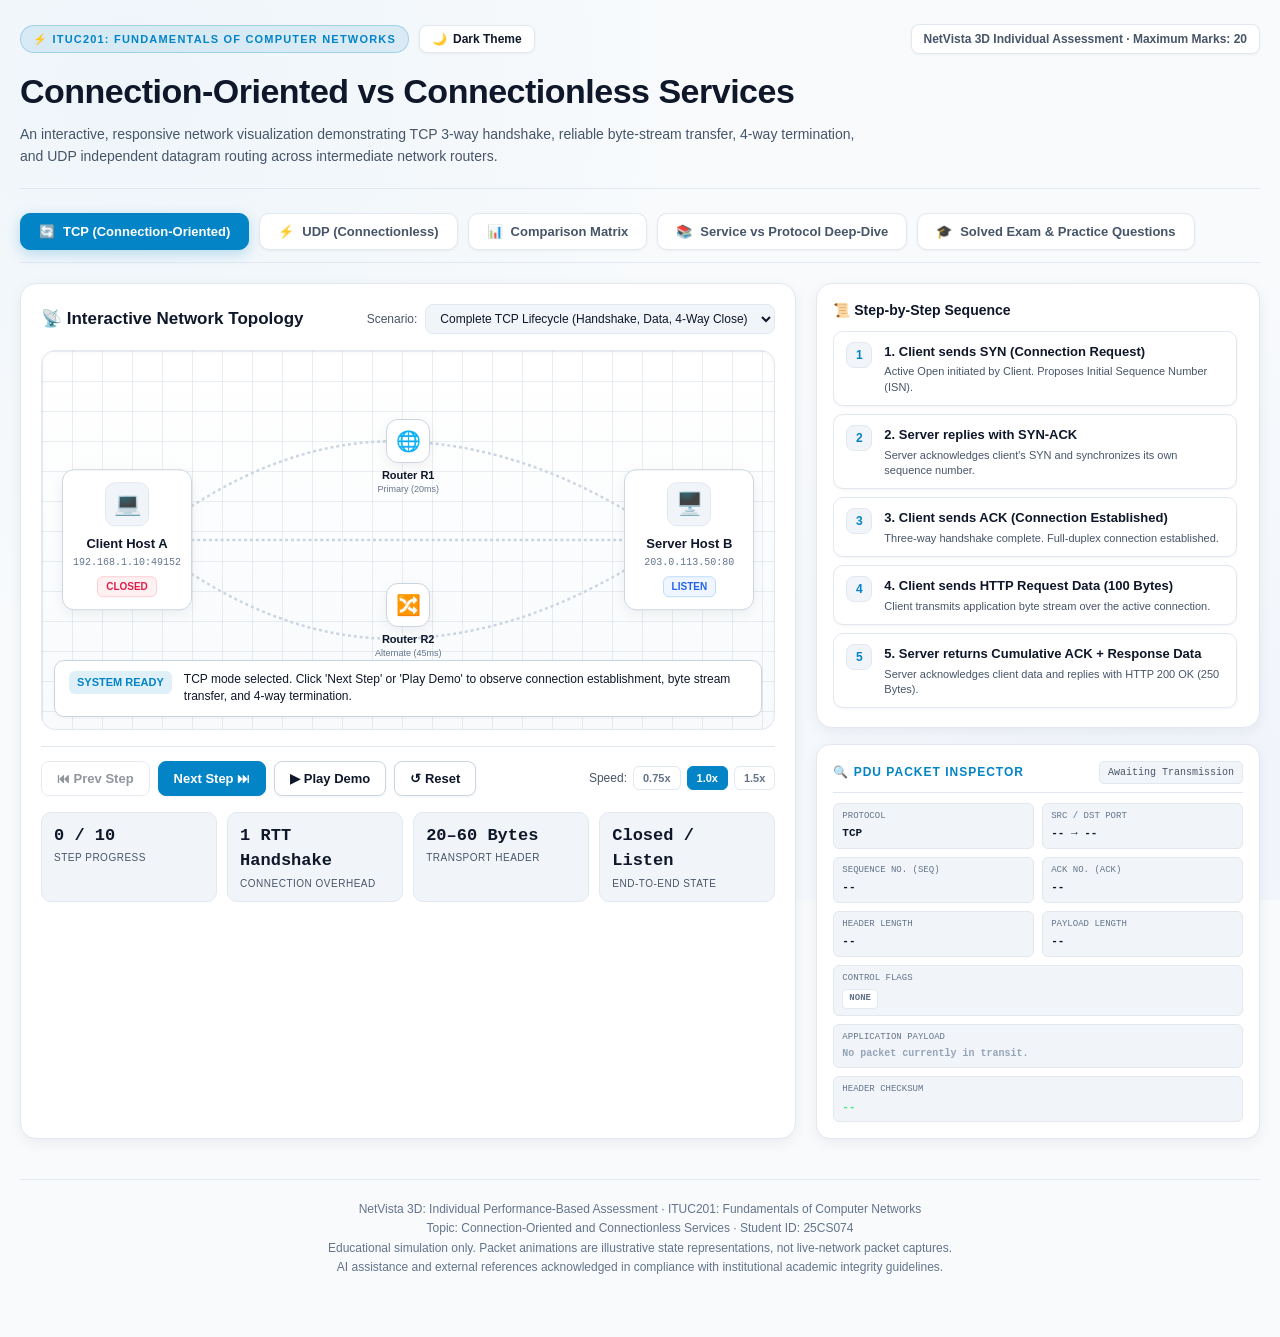
<file: index.html>
<!DOCTYPE html>
<html lang="en">
<head>
  <meta charset="UTF-8" />
  <meta name="viewport" content="width=device-width, initial-scale=1.0" />
  <title>NetVista 3D | Connection-Oriented vs Connectionless Services</title>
  <link rel="stylesheet" href="style.css" />
</head>
<body>
  <div class="container">
    <!-- Academic Header -->
    <header>
      <div class="header-top">
        <div class="header-badge-group">
          <div class="academic-badge">
            <span>⚡ ITUC201: FUNDAMENTALS OF COMPUTER NETWORKS</span>
          </div>
          <button id="themeToggleBtn" class="theme-toggle-btn" title="Toggle Light/Dark Theme">
            <span id="themeIcon">🌙</span> <span id="themeLabel">Dark Theme</span>
          </button>
        </div>
        <div class="assessment-tag">
          NetVista 3D Individual Assessment · Maximum Marks: 20
        </div>
      </div>
      <h1>Connection-Oriented vs Connectionless Services</h1>
      <p class="subtitle">
        An interactive, responsive network visualization demonstrating TCP 3-way handshake, reliable byte-stream transfer, 4-way termination, and UDP independent datagram routing across intermediate network routers.
      </p>
    </header>

    <!-- Top Navigation Tabs -->
    <nav class="tabs-nav" role="tablist">
      <button id="tabSimTcp" class="nav-tab active" role="tab" aria-selected="true">
        <span>🔄</span> TCP (Connection-Oriented)
      </button>
      <button id="tabSimUdp" class="nav-tab" role="tab" aria-selected="false">
        <span>⚡</span> UDP (Connectionless)
      </button>
      <button id="tabComparison" class="nav-tab" role="tab" aria-selected="false">
        <span>📊</span> Comparison Matrix
      </button>
      <button id="tabTheory" class="nav-tab" role="tab" aria-selected="false">
        <span>📚</span> Service vs Protocol Deep-Dive
      </button>
      <button id="tabExam" class="nav-tab" role="tab" aria-selected="false">
        <span>🎓</span> Solved Exam & Practice Questions
      </button>
    </nav>

    <!-- TAB 1 & 2: Interactive Simulation Panel -->
    <div id="panelSim" class="tab-content-panel active">
      <div class="dashboard-grid">
        <!-- Left: Canvas Scene & Controls -->
        <main class="panel-card">
          <div class="panel-title-bar">
            <div class="panel-title">
              <span>📡 Interactive Network Topology</span>
            </div>
            <div class="scenario-selector-wrap">
              <label for="scenarioSelect">Scenario:</label>
              <select id="scenarioSelect" class="scenario-select"></select>
            </div>
          </div>

          <!-- Network Canvas -->
          <div class="network-canvas-scene" id="networkCanvas">
            <div class="canvas-grid-bg"></div>

            <!-- SVG Link Overlay -->
            <svg class="network-links-svg" viewBox="0 0 1000 380" preserveAspectRatio="none">
              <!-- Path via Router 1 (top): Sender (140, 190) -> R1 (500, 91) -> Receiver (860, 190) -->
              <path id="linkR1" class="link-line" d="M 140 190 Q 320 85 500 91 T 860 190" />
              <!-- Path via Router 2 (bottom): Sender (140, 190) -> R2 (500, 289) -> Receiver (860, 190) -->
              <path id="linkR2" class="link-line" d="M 140 190 Q 320 295 500 289 T 860 190" />
              <!-- Logical Virtual Connection (direct horizontal line for TCP established state) -->
              <line id="linkVirtual" class="link-line" x1="140" y1="190" x2="860" y2="190" />
            </svg>

            <!-- Sender Node (Host A) -->
            <div class="network-node sender-node">
              <div class="node-icon-box">💻</div>
              <div class="node-name">Client Host A</div>
              <div class="node-ip">192.168.1.10:49152</div>
              <div id="senderSocketState" class="node-socket-state state-closed">CLOSED</div>
            </div>

            <!-- Core Router 1 (Fast Link) -->
            <div class="router-node router-1">
              <div class="router-icon-box">🌐</div>
              <div class="router-name">Router R1</div>
              <div class="router-detail">Primary (20ms)</div>
            </div>

            <!-- Auxiliary Router 2 (Alternate Link) -->
            <div class="router-node router-2">
              <div class="router-icon-box">🔀</div>
              <div class="router-name">Router R2</div>
              <div class="router-detail">Alternate (45ms)</div>
            </div>

            <!-- Receiver Node (Host B) -->
            <div class="network-node receiver-node">
              <div class="node-icon-box">🖥️</div>
              <div class="node-name">Server Host B</div>
              <div class="node-ip">203.0.113.50:80</div>
              <div id="receiverSocketState" class="node-socket-state state-listen">LISTEN</div>
            </div>

            <!-- Moving Packet Animation Layer -->
            <div id="packetAnimLayer" class="packet-anim-layer"></div>

            <!-- Live Status Callout inside canvas -->
            <div class="scene-live-banner">
              <span id="bannerBadge" class="banner-badge">INITIALIZING</span>
              <div id="bannerDesc" class="banner-desc">Ready to start.</div>
            </div>
          </div>

          <!-- Controls Bar -->
          <div class="controls-bar">
            <div class="playback-buttons">
              <button id="btnPrev" class="btn" title="Go to previous step (Left Arrow)">⏮ Prev Step</button>
              <button id="btnNext" class="btn btn-primary" title="Go to next step (Right Arrow)">Next Step ⏭</button>
              <button id="btnPlay" class="btn" title="Toggle automatic animation (Space)">▶ Play Demo</button>
              <button id="btnReset" class="btn" title="Reset simulation (R)">↺ Reset</button>
            </div>

            <div class="speed-control-group">
              <span>Speed:</span>
              <button class="speed-btn" data-speed="0.75">0.75x</button>
              <button class="speed-btn active" data-speed="1.0">1.0x</button>
              <button class="speed-btn" data-speed="1.5">1.5x</button>
            </div>
          </div>

          <!-- Real-Time Metrics Strip -->
          <div class="metrics-strip">
            <div class="metric-box">
              <div id="metricStep" class="metric-val">0 / 0</div>
              <div class="metric-lbl">Step Progress</div>
            </div>
            <div class="metric-box">
              <div id="metricDelay" class="metric-val">1 RTT</div>
              <div class="metric-lbl">Connection Overhead</div>
            </div>
            <div class="metric-box">
              <div id="metricHeader" class="metric-val">20–60 B</div>
              <div class="metric-lbl">Transport Header</div>
            </div>
            <div class="metric-box">
              <div id="metricState" class="metric-val">Closed</div>
              <div class="metric-lbl">End-to-End State</div>
            </div>
          </div>
        </main>

        <!-- Right: Clickable Timeline & Packet Inspector -->
        <aside class="side-stack">
          <!-- Step Timeline -->
          <div class="panel-card" style="padding: 16px;">
            <div class="panel-title" style="font-size: 14px; margin-bottom: 10px;">
              <span>📜 Step-by-Step Sequence</span>
            </div>
            <div id="stepTimeline" class="step-timeline-container"></div>
          </div>

          <!-- Packet Inspector -->
          <div class="packet-inspector-box">
            <div class="inspector-header">
              <div class="inspector-title">🔍 PDU Packet Inspector</div>
              <div id="inspPduType" class="pdu-badge">Segment</div>
            </div>
            <div class="inspector-grid">
              <div class="field-cell">
                <div class="field-lbl">Protocol</div>
                <div id="inspProtocol" class="field-val">TCP</div>
              </div>
              <div class="field-cell">
                <div class="field-lbl">Src / Dst Port</div>
                <div class="field-val"><span id="inspSrcPort">--</span> → <span id="inspDstPort">--</span></div>
              </div>
              <div class="field-cell">
                <div class="field-lbl">Sequence No. (Seq)</div>
                <div id="inspSeq" class="field-val">--</div>
              </div>
              <div class="field-cell">
                <div class="field-lbl">Ack No. (Ack)</div>
                <div id="inspAck" class="field-val">--</div>
              </div>
              <div class="field-cell">
                <div class="field-lbl">Header Length</div>
                <div id="inspHdrLen" class="field-val">--</div>
              </div>
              <div class="field-cell">
                <div class="field-lbl">Payload Length</div>
                <div id="inspPayloadLen" class="field-val">--</div>
              </div>
              <div class="field-cell field-flags">
                <div class="field-lbl">Control Flags</div>
                <div id="inspFlagsList" class="flags-tag-list"></div>
              </div>
              <div class="field-cell field-flags">
                <div class="field-lbl">Application Payload</div>
                <div id="inspPayload" class="field-val" style="font-size: 10px; color: #94a3b8;">--</div>
              </div>
              <div class="field-cell field-flags">
                <div class="field-lbl">Header Checksum</div>
                <div id="inspChecksum" class="field-val" style="color: #38ef7d;">--</div>
              </div>
            </div>
          </div>
        </aside>
      </div>
    </div>

    <!-- TAB 3: Comparison Matrix -->
    <div id="panelComparison" class="tab-content-panel">
      <section class="panel-card">
        <div class="panel-title-bar">
          <div class="panel-title">
            <span>📊 Comprehensive Technical Comparison: Connection-Oriented vs Connectionless Services</span>
          </div>
        </div>
        <p style="color: var(--text-muted); font-size: 13px; margin-bottom: 12px;">
          This matrix synthesizes core differences between connection-oriented (e.g., TCP) and connectionless (e.g., UDP) services across 10 essential networking dimensions.
        </p>

        <div class="comparison-table-wrap">
          <table class="netvista-table">
            <thead>
              <tr>
                <th style="width: 18%;">Dimension / Metric</th>
                <th style="width: 41%;">Connection-Oriented Service (e.g., TCP)</th>
                <th style="width: 41%;">Connectionless Service (e.g., UDP)</th>
              </tr>
            </thead>
            <tbody>
              <tr>
                <td><strong>1. Operational Paradigm</strong></td>
                <td>Three distinct sequential phases: <strong>Connection Establishment</strong>, <strong>Data Transfer</strong>, and <strong>Connection Release</strong>.</td>
                <td>Single-phase operation: Each datagram is transmitted independently without prior negotiation or session state.</td>
              </tr>
              <tr>
                <td><strong>2. Handshake & Overhead</strong></td>
                <td>Requires a <strong>3-Way Handshake</strong> (SYN → SYN-ACK → ACK) incurring at least 1 Round-Trip Time (RTT) initial latency.</td>
                <td><strong>0 RTT setup latency</strong>. Data can be transmitted immediately upon application request.</td>
              </tr>
              <tr>
                <td><strong>3. Delivery Guarantee</strong></td>
                <td><strong>Reliable Delivery:</strong> Positive acknowledgements (ACK), automatic retransmission (ARQ), duplicate filtering, and checksum integrity.</td>
                <td><strong>Best-Effort Delivery:</strong> Unreliable; packets may be lost, duplicated, or delayed without transport-layer notification.</td>
              </tr>
              <tr>
                <td><strong>4. Packet Ordering</strong></td>
                <td><strong>Strictly Ordered:</strong> Sequence numbers ensure segments are reassembled and delivered to the application in the exact order transmitted.</td>
                <td><strong>Unordered:</strong> Datagrams may follow diverse physical routes and arrive at the destination out of order.</td>
              </tr>
              <tr>
                <td><strong>5. Flow & Congestion Control</strong></td>
                <td>Features dynamic sliding-window <strong>flow control</strong> (advertised window <code>rwnd</code>) and <strong>congestion control</strong> (slow start, congestion avoidance, <code>cwnd</code>).</td>
                <td><strong>No built-in flow or congestion control</strong>. Sender transmits at application rate, irrespective of network or receiver capacity.</td>
              </tr>
              <tr>
                <td><strong>6. Transport Header Size</strong></td>
                <td><strong>20 to 60 bytes</strong> (20 bytes baseline header + optional fields such as MSS, Window Scale, Timestamps, SACK).</td>
                <td><strong>8 bytes fixed</strong> (Source Port [16b], Destination Port [16b], Length [16b], Checksum [16b]). Minimal overhead.</td>
              </tr>
              <tr>
                <td><strong>7. State Maintenance</strong></td>
                <td><strong>Stateful:</strong> Both endpoints maintain Transmission Control Blocks (TCBs) tracking sequence numbers, timers, buffers, and socket states.</td>
                <td><strong>Stateless:</strong> Neither endpoints nor intermediate routers maintain persistent session state for datagram flows.</td>
              </tr>
              <tr>
                <td><strong>8. Packet Loss Handling</strong></td>
                <td>Sender starts Retransmission Timeout (RTO) or triggers Fast Retransmit on 3 duplicate ACKs. Loss is completely repaired.</td>
                <td>Transport layer takes <strong>no action</strong> upon packet drop. Any recovery logic must be implemented in the application layer.</td>
              </tr>
              <tr>
                <td><strong>9. Transmission Character</strong></td>
                <td><strong>Continuous Byte Stream:</strong> Treats data as an unstructured stream of bytes; message boundaries are not preserved across segments.</td>
                <td><strong>Discrete Datagrams:</strong> Preserves discrete message boundaries (atomic packet boundaries intact).</td>
              </tr>
              <tr>
                <td><strong>10. Canonical Applications</strong></td>
                <td>Web browsing (HTTP/HTTPS), File Transfer (FTP/SFTP), Secure Shell (SSH), Remote Desktop (RDP), Email (SMTP/IMAP).</td>
                <td>DNS resolution, Live Audio/Video Streaming (VoIP, RTP, Zoom), Real-Time Online Gaming, DHCP, SNMP.</td>
              </tr>
            </tbody>
          </table>
        </div>
      </section>
    </div>

    <!-- TAB 4: Theory Deep-Dive -->
    <div id="panelTheory" class="tab-content-panel">
      <section class="panel-card">
        <div class="panel-title-bar">
          <div class="panel-title">
            <span>📚 Essential Theory: Service vs Protocol Distinction</span>
          </div>
        </div>
        <p style="color: var(--text-muted); font-size: 13px; line-height: 1.6;">
          One of the foundational concepts evaluated in ITUC201 is the rigorous distinction between an abstract <em>Service</em> and a concrete <em>Protocol</em>. In networked architectures, confusing these two leads to conceptual errors in university examinations.
        </p>

        <div class="concept-grid">
          <div class="concept-card">
            <h3><span>🔲</span> The Concept of a Service</h3>
            <p>
              A <strong>Service</strong> is an abstract set of operations and capabilities that an underlying layer provides to the adjacent upper layer (e.g., what the Transport Layer offers to the Application Layer).
            </p>
            <ul>
              <li><strong>Interface Direction:</strong> Vertical boundary between adjacent layers within the same host.</li>
              <li><strong>Definition:</strong> Specifies <em>what</em> capabilities are provided, not <em>how</em> they are implemented.</li>
              <li><strong>Primitives:</strong> Formal service primitives specify operations: <code>LISTEN</code>, <code>CONNECT</code>, <code>SEND</code>, <code>RECEIVE</code>, <code>DISCONNECT</code>.</li>
              <li><strong>Implementation Invariance:</strong> An application requests a reliable connection-oriented service regardless of whether the physical link is optical fibre, Ethernet, or Wi-Fi.</li>
            </ul>
          </div>

          <div class="concept-card">
            <h3><span>🔗</span> The Concept of a Protocol</h3>
            <p>
              A <strong>Protocol</strong> is a concrete set of formal syntax, semantic rules, and timing conventions governing communication between two peer entities across a network.
            </p>
            <ul>
              <li><strong>Interface Direction:</strong> Horizontal exchange between peer layers on different machines.</li>
              <li><strong>Definition:</strong> Specifies <em>how</em> the service is implemented via packet formats, bit fields, state machines, and timers.</li>
              <li><strong>Examples:</strong> TCP (RFC 793 / RFC 9293) and UDP (RFC 768) are protocols implementing connection-oriented and connectionless services, respectively.</li>
              <li><strong>Peer Exchange:</strong> Protocols exchange Protocol Data Units (PDUs)—Segments in TCP, Datagrams in UDP, and Packets in IP.</li>
            </ul>
          </div>

          <div class="concept-card">
            <h3><span>⚙️</span> The 3 Phases of Connection-Oriented Service</h3>
            <p>
              Every connection-oriented service follows a deterministic three-phase lifecycle:
            </p>
            <ul>
              <li><strong>Phase 1: Connection Setup</strong> — Parameters, buffer allocations, and Initial Sequence Numbers (ISNs) are agreed upon via a three-way handshake.</li>
              <li><strong>Phase 2: Data Transfer</strong> — Bidirectional data stream flows with sequence number tracking, flow control, and error correction.</li>
              <li><strong>Phase 3: Connection Release</strong> — Resources are released in an orderly manner (using a symmetric 4-way termination with <code>TIME_WAIT</code> state).</li>
            </ul>
          </div>

          <div class="concept-card">
            <h3><span>🚀</span> The Datagram Model of Connectionless Service</h3>
            <p>
              In a connectionless service, the network operates analogously to a postal letter system:
            </p>
            <ul>
              <li><strong>Autonomous Addressing:</strong> Every packet contains the full source and destination IP/port addresses.</li>
              <li><strong>Independent Routing:</strong> Routers make dynamic forwarding decisions per packet; packets can travel across different physical routes.</li>
              <li><strong>Zero State:</strong> Routers hold no per-flow state, making connectionless communication resilient to intermediate node crashes.</li>
              <li><strong>Low Latency:</strong> Immediate transmission with zero round-trip handshake penalty.</li>
            </ul>
          </div>
        </div>
      </section>
    </div>

    <!-- TAB 5: Solved Exam Questions -->
    <div id="panelExam" class="tab-content-panel">
      <!-- Solved Question 1 -->
      <article class="exam-qa-box">
        <div class="question-header">
          <div class="question-title">Exam Question 1: Fully Solved University Examination Problem</div>
          <div class="question-meta">[ITUC201 University Final Examination Standard · 10 Marks]</div>
        </div>

        <div class="question-prompt">
          <strong>Question:</strong><br>
          A client host (Host A) establishes a connection-oriented TCP connection with a web server (Host B) to download a 100-byte web page, and subsequently terminates the connection gracefully.<br>
          (a) Trace the complete sequence of TCP segments exchanged from setup to teardown, specifying the Sequence Number (Seq), Acknowledgment Number (Ack), and active TCP Flags for every segment, given that Host A selects Initial Sequence Number (ISN) = 100 and Host B selects ISN = 300. Assume the HTTP request is 40 bytes and the HTTP response is 100 bytes.<br>
          (b) Justify why TCP requires a 3-way handshake rather than a 2-way handshake.<br>
          (c) Distinguish between connection-oriented and connectionless services with respect to packet routing, state information, and header overhead.
        </div>

        <div class="answer-section">
          <h4>(a) Step-by-Step Segment Exchange Trace (Worked Solution)</h4>
          <p>
            In TCP, the SYN and FIN control flags consume exactly 1 sequence number each (phantom byte), while pure ACK segments carrying no data consume 0 sequence numbers. Application data bytes increment the sequence number by the byte count.
          </p>

          <div class="code-calc-box">
PHASE 1: CONNECTION ESTABLISHMENT (3-Way Handshake)
  Segment 1 [A -> B]: SYN=1, ACK=0 | Seq = 100, Ack = 0   (Client ISN = 100, consumes 1 seq)
  Segment 2 [B -> A]: SYN=1, ACK=1 | Seq = 300, Ack = 101 (Server ISN = 300, Ack = 100 + 1)
  Segment 3 [A -> B]: SYN=0, ACK=1 | Seq = 101, Ack = 301 (Handshake ACK, Seq = 101, Ack = 300 + 1)
  --> Connection State: Both Host A and Host B enter ESTABLISHED state.

PHASE 2: DATA TRANSFER (Bidirectional Exchange)
  Segment 4 [A -> B]: ACK=1, PSH=1 | Seq = 101, Ack = 301, Data = 40 Bytes (HTTP Request)
                      Bytes transmitted: 101 to 140.
  Segment 5 [B -> A]: ACK=1, PSH=1 | Seq = 301, Ack = 141, Data = 100 Bytes (HTTP Response)
                      Server confirms bytes up to 140 (Ack = 141). Transmits bytes 301 to 400.
  Segment 6 [A -> B]: ACK=1, PSH=0 | Seq = 141, Ack = 401, Data = 0 Bytes
                      Client acknowledges all 100 bytes of response (Ack = 301 + 100 = 401).

PHASE 3: CONNECTION RELEASE (4-Way Termination)
  Segment 7 [A -> B]: FIN=1, ACK=1 | Seq = 141, Ack = 401 (Host A Active Close, consumes 1 seq)
                      Host A enters FIN_WAIT_1.
  Segment 8 [B -> A]: ACK=1        | Seq = 401, Ack = 142 (Host B acknowledges FIN: 141 + 1 = 142)
                      Host B enters CLOSE_WAIT; Host A enters FIN_WAIT_2.
  Segment 9 [B -> A]: FIN=1, ACK=1 | Seq = 401, Ack = 142 (Host B initiates its own close)
                      Host B enters LAST_ACK.
  Segment 10 [A -> B]: ACK=1       | Seq = 142, Ack = 402 (Host A acknowledges FIN: 401 + 1 = 402)
                      Host A enters TIME_WAIT (2 MSL); Host B enters CLOSED.
          </div>

          <h4>(b) Justification for 3-Way Handshake vs 2-Way Handshake</h4>
          <p>
            A 2-way handshake is insufficient in an unreliable packet-switched network where duplicate or delayed packets can exist. Consider the following failure scenario:
          </p>
          <ul style="padding-left: 20px; line-height: 1.6; margin: 6px 0 10px;">
            <li>If Host A sends a SYN that is delayed in transit, Host A may time out and abandon the attempt.</li>
            <li>If that old, duplicate SYN eventually arrives at Host B hours later, under a 2-way handshake, Host B would immediately allocate server buffers and enter <code>ESTABLISHED</code> state upon transmitting its response.</li>
            <li>Host A, receiving the unexpected response, simply ignores it. Host B is left holding a half-open connection with leaked system memory.</li>
            <li>The <strong>3-way handshake prevents phantom connections</strong>: Host B is only committed once Host A confirms receipt via the third segment (ACK), verifying that the request is fresh and active.</li>
          </ul>

          <h4>(c) Technical Comparison Table (Routing, State, Overhead)</h4>
          <table class="netvista-table" style="margin-top: 8px;">
            <thead>
              <tr>
                <th>Criteria</th>
                <th>Connection-Oriented Service (TCP)</th>
                <th>Connectionless Service (UDP)</th>
              </tr>
            </thead>
            <tbody>
              <tr>
                <td><strong>Packet Routing</strong></td>
                <td>Segments belong to a single logical session; in virtual circuits they follow a predetermined path, in TCP/IP they travel through routers with end-to-end sequencing.</td>
                <td>Every datagram is routed completely independently. Successive packets may take entirely different physical routes and arrive out of order.</td>
              </tr>
              <tr>
                <td><strong>State Information</strong></td>
                <td>Both endpoints maintain stateful Transmission Control Blocks (TCB) tracking sequence numbers, sliding windows, timers, and socket states.</td>
                <td>Stateless. Neither end system nor intermediate routers maintain ongoing session records.</td>
              </tr>
              <tr>
                <td><strong>Header Overhead</strong></td>
                <td>20 to 60 bytes per segment (contains sequence numbers, ACK numbers, 6 control flags, window size, options).</td>
                <td>8 bytes fixed per datagram (Source Port, Destination Port, Length, Checksum).</td>
              </tr>
            </tbody>
          </table>
        </div>
      </article>

      <!-- Practice Question 2 -->
      <article class="exam-qa-box">
        <div class="question-header">
          <div class="question-title">Practice Question 2: Transport Protocol Selection for Real-Time Multimedia</div>
          <div class="question-meta">[Concept Reinforcement & Numerical Analysis · 5 Marks]</div>
        </div>

        <div class="question-prompt">
          <strong>Question:</strong><br>
          A real-time Voice-over-IP (VoIP) application generates 160-byte audio payload samples every 20 ms. Compare whether a connection-oriented service (TCP) or a connectionless service (UDP) is superior for this scenario. Include a quantitative header overhead calculation and discuss the impact of packet retransmission.
        </div>

        <div class="answer-section">
          <h4>Solution & Analysis:</h4>
          <p><strong>1. Quantitative Header Overhead Comparison:</strong></p>
          <div class="code-calc-box">
Given Application Payload = 160 bytes

Case A: Connection-Oriented Service (TCP, minimum 20-byte header)
  Total Packet Size = 160 B + 20 B = 180 bytes
  Transport Header Overhead = (20 / 180) * 100% = 11.11%

Case B: Connectionless Service (UDP, fixed 8-byte header)
  Total Packet Size = 160 B + 8 B = 168 bytes
  Transport Header Overhead = (8 / 168) * 100% = 4.76%

Result: UDP reduces transport-layer protocol overhead by over 57% relative to TCP.
          </div>

          <p><strong>2. Latency, Jitter, and Retransmission Impact:</strong></p>
          <p>
            In human conversational speech, end-to-end one-way delay must remain below <strong>150 ms</strong> (ITU-T G.114 standard). If TCP is utilized:
          </p>
          <ul style="padding-left: 20px; line-height: 1.6; margin: 6px 0 10px;">
            <li>When an audio packet is dropped, TCP halts delivery of subsequent packets (Head-of-Line Blocking) while waiting for retransmission.</li>
            <li>By the time the retransmitted packet arrives (at least 1 RTT later), the playback deadline has already passed, rendering the audio data useless.</li>
            <li>UDP drops corrupt or lost packets gracefully; human ear codecs can interpolate minor loss (Packet Loss Concealment), preserving real-time conversational flow without delay spikes.</li>
          </ul>
          <p><strong>Conclusion:</strong> Connectionless service (UDP) is emphatically superior for real-time interactive audio/video.</p>
        </div>
      </article>

      <!-- Practice Question 3 -->
      <article class="exam-qa-box">
        <div class="question-header">
          <div class="question-title">Practice Question 3: The Role of the TIME_WAIT State in Connection Release</div>
          <div class="question-meta">[State Machine Analysis · 5 Marks]</div>
        </div>

        <div class="question-prompt">
          <strong>Question:</strong><br>
          During graceful connection release in a connection-oriented service (TCP), why does the active-closing endpoint enter the <code>TIME_WAIT</code> state for a duration of 2 MSL (Maximum Segment Lifetime), rather than transitioning directly to <code>CLOSED</code>?
        </div>

        <div class="answer-section">
          <h4>Solution & Justification:</h4>
          <p>The active closer must remain in the <code>TIME_WAIT</code> state for 2 MSL (typically 1 to 2 minutes) for two crucial architectural reasons:</p>
          
          <p><strong>Reason 1: Reliable Delivery of the Final ACK (Segment 10)</strong></p>
          <p>
            If the client's final ACK segment is lost in the network, the server will time out and retransmit its FIN segment. If the client had immediately closed its socket:
          </p>
          <ul style="padding-left: 20px; line-height: 1.6; margin: 4px 0 8px;">
            <li>Upon receiving the retransmitted FIN, the client would respond with a <code>RST</code> (Reset) segment because the port is closed.</li>
            <li>The server would interpret this as an abnormal, aborted closure rather than an orderly teardown.</li>
            <li>Remaining in <code>TIME_WAIT</code> allows the client to re-acknowledge any retransmitted FIN.</li>
          </ul>

          <p><strong>Reason 2: Preventing Old Duplicate Packets from Corrupting New Connections</strong></p>
          <p>
            In IP networks, packets may be delayed in routing loops. If a new connection were immediately opened on the identical 4-tuple (Source IP, Source Port, Dest IP, Dest Port), an old duplicate packet from the previous session might arrive and be accepted as valid new data.
          </p>
          <p>
            By waiting <strong>2 MSL</strong> (1 MSL for the forward direction + 1 MSL for the return direction), the network guarantees that all duplicate packets from the defunct session have expired and dissipated before the socket pair can be reused.
          </p>
        </div>
      </article>
    </div>

    <!-- Academic Footer -->
    <footer>
      <p>
        NetVista 3D: Individual Performance-Based Assessment · ITUC201: Fundamentals of Computer Networks<br>
        Topic: Connection-Oriented and Connectionless Services · Student ID: 25CS074<br>
        Educational simulation only. Packet animations are illustrative state representations, not live-network packet captures.<br>
        AI assistance and external references acknowledged in compliance with institutional academic integrity guidelines.
      </p>
    </footer>
  </div>

  <script src="app.js"></script>
</body>
</html>
</file>
<file: style.css>
:root {
  /* White / Light Theme Variables (Default) */
  --bg-page: #f8fafc;
  --bg-card: #ffffff;
  --bg-card-subtle: #f1f5f9;
  --border-color: #e2e8f0;
  --border-highlight: #cbd5e1;
  
  --text-main: #0f172a;
  --text-muted: #475569;
  --text-dim: #64748b;
  
  --primary-cyan: #0284c7;
  --primary-cyan-glow: rgba(2, 132, 199, 0.25);
  --accent-blue: #2563eb;
  --accent-green: #059669;
  --accent-amber: #d97706;
  --accent-rose: #e11d48;
  --accent-purple: #7c3aed;
  
  --shadow-sm: 0 1px 3px rgba(0, 0, 0, 0.05);
  --shadow-md: 0 4px 14px rgba(15, 23, 42, 0.06);
  --shadow-lg: 0 10px 25px rgba(15, 23, 42, 0.08);
  
  --font-stack: -apple-system, BlinkMacSystemFont, "Segoe UI", Roboto, Helvetica, Arial, sans-serif;
  --font-mono: "SFMono-Regular", Consolas, "Liberation Mono", Menlo, Courier, monospace;
}

/* Optional Dark Theme when toggled */
body.dark-theme {
  --bg-page: #070e1b;
  --bg-card: #0d1829;
  --bg-card-subtle: #12223a;
  --border-color: #1e3352;
  --border-highlight: #2c4d7c;
  
  --text-main: #f0f6fc;
  --text-muted: #8fa5c4;
  --text-dim: #647b9b;
  
  --primary-cyan: #00e5ff;
  --primary-cyan-glow: rgba(0, 229, 255, 0.35);
  --accent-blue: #3b82f6;
  --accent-green: #10b981;
  --accent-amber: #f59e0b;
  --accent-rose: #f43f5e;
  --accent-purple: #8b5cf6;
  
  --shadow-sm: 0 1px 3px rgba(0, 0, 0, 0.4);
  --shadow-md: 0 4px 14px rgba(0, 0, 0, 0.4);
  --shadow-lg: 0 10px 30px rgba(0, 0, 0, 0.5);
}

* {
  box-sizing: border-box;
  margin: 0;
  padding: 0;
}

body {
  background-color: var(--bg-page);
  color: var(--text-main);
  font-family: var(--font-stack);
  line-height: 1.5;
  min-height: 100vh;
  background-image: 
    radial-gradient(circle at 10% 10%, rgba(2, 132, 199, 0.04) 0%, transparent 40%),
    radial-gradient(circle at 90% 90%, rgba(37, 99, 235, 0.04) 0%, transparent 40%);
  background-attachment: fixed;
  transition: background-color 0.3s ease, color 0.3s ease;
}

.container {
  max-width: 1280px;
  margin: 0 auto;
  padding: 24px 20px 60px;
}

/* Header Section */
header {
  border-bottom: 1px solid var(--border-color);
  padding-bottom: 20px;
  margin-bottom: 24px;
}

.header-top {
  display: flex;
  justify-content: space-between;
  align-items: center;
  flex-wrap: wrap;
  gap: 16px;
}

.header-badge-group {
  display: flex;
  align-items: center;
  gap: 10px;
  flex-wrap: wrap;
}

.academic-badge {
  display: inline-flex;
  align-items: center;
  gap: 8px;
  background: rgba(2, 132, 199, 0.1);
  border: 1px solid rgba(2, 132, 199, 0.25);
  color: var(--primary-cyan);
  font-size: 11px;
  font-weight: 700;
  letter-spacing: 1.2px;
  text-transform: uppercase;
  padding: 5px 12px;
  border-radius: 20px;
}

.assessment-tag {
  background: var(--bg-card);
  border: 1px solid var(--border-color);
  color: var(--text-muted);
  font-size: 12px;
  font-weight: 600;
  padding: 5px 12px;
  border-radius: 8px;
  box-shadow: var(--shadow-sm);
}

.theme-toggle-btn {
  background: var(--bg-card);
  border: 1px solid var(--border-color);
  color: var(--text-main);
  font-size: 12px;
  font-weight: 600;
  padding: 6px 12px;
  border-radius: 8px;
  cursor: pointer;
  display: inline-flex;
  align-items: center;
  gap: 6px;
  box-shadow: var(--shadow-sm);
  transition: all 0.2s ease;
}

.theme-toggle-btn:hover {
  background: var(--bg-card-subtle);
  border-color: var(--border-highlight);
}

h1 {
  font-size: clamp(24px, 3.5vw, 34px);
  font-weight: 800;
  color: var(--text-main);
  margin: 12px 0 6px;
  letter-spacing: -0.5px;
}

.subtitle {
  color: var(--text-muted);
  font-size: 14px;
  max-width: 840px;
  line-height: 1.6;
}

/* Navigation Tabs */
.tabs-nav {
  display: flex;
  gap: 10px;
  margin: 20px 0;
  flex-wrap: wrap;
  border-bottom: 1px solid var(--border-color);
  padding-bottom: 12px;
}

.nav-tab {
  background: var(--bg-card);
  border: 1px solid var(--border-color);
  color: var(--text-muted);
  font-size: 13px;
  font-weight: 600;
  padding: 10px 18px;
  border-radius: 10px;
  cursor: pointer;
  transition: all 0.2s ease;
  display: flex;
  align-items: center;
  gap: 8px;
  box-shadow: var(--shadow-sm);
}

.nav-tab:hover {
  background: var(--bg-card-subtle);
  border-color: var(--border-highlight);
  color: var(--text-main);
}

.nav-tab.active {
  background: var(--primary-cyan);
  border-color: var(--primary-cyan);
  color: #ffffff;
  box-shadow: 0 4px 14px var(--primary-cyan-glow);
}

/* Main Dashboard Grid */
.dashboard-grid {
  display: grid;
  grid-template-columns: minmax(0, 1.75fr) minmax(320px, 1fr);
  gap: 20px;
  margin-bottom: 24px;
}

.panel-card {
  background: var(--bg-card);
  border: 1px solid var(--border-color);
  border-radius: 16px;
  padding: 20px;
  box-shadow: var(--shadow-md);
  transition: background-color 0.3s ease, border-color 0.3s ease;
}

.panel-title-bar {
  display: flex;
  justify-content: space-between;
  align-items: center;
  flex-wrap: wrap;
  gap: 12px;
  margin-bottom: 16px;
}

.panel-title {
  font-size: 17px;
  font-weight: 700;
  color: var(--text-main);
  display: flex;
  align-items: center;
  gap: 8px;
}

/* Scenario Selector */
.scenario-selector-wrap {
  display: flex;
  align-items: center;
  gap: 8px;
  font-size: 12px;
  color: var(--text-muted);
}

.scenario-select {
  background: var(--bg-card-subtle);
  border: 1px solid var(--border-color);
  color: var(--text-main);
  font-size: 12px;
  padding: 6px 10px;
  border-radius: 8px;
  outline: none;
  cursor: pointer;
}

.scenario-select:focus {
  border-color: var(--primary-cyan);
}

/* Topology Canvas Scene */
.network-canvas-scene {
  position: relative;
  background: linear-gradient(180deg, #ffffff 0%, #f8fafc 100%);
  border: 1px solid var(--border-color);
  border-radius: 14px;
  height: 380px;
  overflow: hidden;
  box-shadow: inset 0 1px 4px rgba(0, 0, 0, 0.04);
}

body.dark-theme .network-canvas-scene {
  background: linear-gradient(180deg, #091322 0%, #0b182b 100%);
}

.canvas-grid-bg {
  position: absolute;
  inset: 0;
  background-image: 
    linear-gradient(rgba(148, 163, 184, 0.18) 1px, transparent 1px),
    linear-gradient(90deg, rgba(148, 163, 184, 0.18) 1px, transparent 1px);
  background-size: 30px 30px;
  pointer-events: none;
}

body.dark-theme .canvas-grid-bg {
  background-image: 
    linear-gradient(rgba(30, 51, 82, 0.25) 1px, transparent 1px),
    linear-gradient(90deg, rgba(30, 51, 82, 0.25) 1px, transparent 1px);
}

/* Nodes */
.network-node {
  position: absolute;
  width: 130px;
  background: var(--bg-card);
  border: 1px solid var(--border-highlight);
  border-radius: 12px;
  padding: 12px 10px;
  text-align: center;
  z-index: 3;
  box-shadow: var(--shadow-md);
  transition: all 0.3s ease;
}

.network-node.sender-node {
  left: 20px;
  top: 50%;
  transform: translateY(-50%);
}

.network-node.receiver-node {
  right: 20px;
  top: 50%;
  transform: translateY(-50%);
}

.node-icon-box {
  width: 44px;
  height: 44px;
  margin: 0 auto 8px;
  border-radius: 10px;
  display: flex;
  align-items: center;
  justify-content: center;
  font-size: 22px;
  background: var(--bg-card-subtle);
  border: 1px solid var(--border-color);
}

.node-name {
  font-size: 13px;
  font-weight: 700;
  color: var(--text-main);
  margin-bottom: 2px;
}

.node-ip {
  font-size: 10px;
  font-family: var(--font-mono);
  color: var(--text-dim);
}

.node-socket-state {
  display: inline-block;
  font-size: 10px;
  font-weight: 700;
  text-transform: uppercase;
  padding: 2px 8px;
  border-radius: 6px;
  margin-top: 6px;
  background: var(--bg-card-subtle);
  color: var(--text-muted);
  border: 1px solid transparent;
}

.node-socket-state.state-listen { background: #eff6ff; color: #2563eb; border-color: #bfdbfe; }
.node-socket-state.state-syn-sent { background: #f0fdf4; color: #0284c7; border-color: #bae6fd; }
.node-socket-state.state-syn-rcvd { background: #faf5ff; color: #7c3aed; border-color: #e9d5ff; }
.node-socket-state.state-established { background: #ecfdf5; color: #059669; border-color: #a7f3d0; }
.node-socket-state.state-closing { background: #fffbeb; color: #d97706; border-color: #fde68a; }
.node-socket-state.state-closed { background: #fff1f2; color: #e11d48; border-color: #fecdd3; }
.node-socket-state.state-stateless { background: #f1f5f9; color: #475569; border-color: #cbd5e1; }

body.dark-theme .node-socket-state.state-listen { background: rgba(59, 130, 246, 0.15); color: #60a5fa; border-color: transparent; }
body.dark-theme .node-socket-state.state-syn-sent { background: rgba(0, 229, 255, 0.15); color: #38bdf8; border-color: transparent; }
body.dark-theme .node-socket-state.state-syn-rcvd { background: rgba(139, 92, 246, 0.15); color: #c084fc; border-color: transparent; }
body.dark-theme .node-socket-state.state-established { background: rgba(16, 185, 129, 0.2); color: #34d399; border-color: transparent; }
body.dark-theme .node-socket-state.state-closing { background: rgba(245, 158, 11, 0.2); color: #fbbf24; border-color: transparent; }
body.dark-theme .node-socket-state.state-closed { background: rgba(244, 63, 94, 0.15); color: #fb7185; border-color: transparent; }
body.dark-theme .node-socket-state.state-stateless { background: rgba(143, 165, 196, 0.15); color: #94a3b8; border-color: transparent; }

/* Routers */
.router-node {
  position: absolute;
  left: 50%;
  transform: translateX(-50%);
  z-index: 3;
  text-align: center;
  width: 84px;
}

.router-node.router-1 {
  top: 18%;
}

.router-node.router-2 {
  bottom: 18%;
}

.router-icon-box {
  width: 44px;
  height: 44px;
  margin: 0 auto 4px;
  border-radius: 12px;
  display: flex;
  align-items: center;
  justify-content: center;
  font-size: 20px;
  background: var(--bg-card);
  border: 1px solid var(--border-highlight);
  box-shadow: var(--shadow-md);
}

.router-name {
  font-size: 11px;
  font-weight: 700;
  color: var(--text-main);
}

.router-detail {
  font-size: 9px;
  color: var(--text-dim);
}

/* SVG Network Links */
.network-links-svg {
  position: absolute;
  inset: 0;
  width: 100%;
  height: 100%;
  z-index: 2;
  pointer-events: none;
}

.link-line {
  stroke: #cbd5e1;
  stroke-width: 2.5;
  stroke-dasharray: 4 4;
  fill: none;
  transition: stroke 0.3s ease, stroke-width 0.3s ease;
}

body.dark-theme .link-line {
  stroke: #1f3552;
}

.link-line.active-link {
  stroke: var(--primary-cyan);
  stroke-width: 3.5;
  stroke-dasharray: none;
  filter: drop-shadow(0 0 6px var(--primary-cyan-glow));
}

.link-line.udp-link {
  stroke: var(--accent-purple);
  stroke-width: 3;
  stroke-dasharray: 6 4;
}

/* Packet Animation Element */
.packet-anim-layer {
  position: absolute;
  inset: 0;
  z-index: 5;
  pointer-events: none;
}

.packet-pill {
  position: absolute;
  transform: translate(-50%, -50%);
  padding: 6px 12px;
  border-radius: 8px;
  font-size: 11px;
  font-weight: 800;
  font-family: var(--font-mono);
  box-shadow: 0 4px 14px rgba(0, 0, 0, 0.2);
  display: flex;
  align-items: center;
  gap: 6px;
  transition: left 0.8s cubic-bezier(0.4, 0, 0.2, 1), top 0.8s cubic-bezier(0.4, 0, 0.2, 1);
  will-change: left, top;
}

.packet-pill.pkt-syn { background: #2563eb; color: #ffffff; box-shadow: 0 4px 12px rgba(37, 99, 235, 0.4); }
.packet-pill.pkt-syn-ack { background: #0891b2; color: #ffffff; box-shadow: 0 4px 12px rgba(8, 145, 178, 0.4); }
.packet-pill.pkt-ack { background: #16a34a; color: #ffffff; box-shadow: 0 4px 12px rgba(22, 163, 74, 0.4); }
.packet-pill.pkt-data { background: #ea580c; color: #ffffff; box-shadow: 0 4px 12px rgba(234, 88, 12, 0.4); }
.packet-pill.pkt-fin { background: #e11d48; color: #ffffff; box-shadow: 0 4px 12px rgba(225, 29, 72, 0.4); }
.packet-pill.pkt-udp { background: #7c3aed; color: #ffffff; box-shadow: 0 4px 12px rgba(124, 58, 237, 0.4); }
.packet-pill.pkt-dropped { background: #dc2626; color: #ffffff; text-decoration: line-through; border: 1px dashed #ffffff; }

/* Status Banner inside canvas */
.scene-live-banner {
  position: absolute;
  bottom: 12px;
  left: 12px;
  right: 12px;
  background: rgba(255, 255, 255, 0.94);
  backdrop-filter: blur(8px);
  border: 1px solid var(--border-highlight);
  border-radius: 10px;
  padding: 10px 14px;
  z-index: 4;
  display: flex;
  align-items: flex-start;
  gap: 12px;
  box-shadow: var(--shadow-sm);
}

body.dark-theme .scene-live-banner {
  background: rgba(13, 24, 41, 0.92);
}

.banner-badge {
  font-size: 11px;
  font-weight: 700;
  text-transform: uppercase;
  padding: 3px 8px;
  border-radius: 6px;
  background: rgba(2, 132, 199, 0.12);
  color: var(--primary-cyan);
  white-space: nowrap;
}

.banner-desc {
  font-size: 12px;
  color: var(--text-main);
  line-height: 1.45;
}

/* Control Action Bar */
.controls-bar {
  display: flex;
  align-items: center;
  justify-content: space-between;
  flex-wrap: wrap;
  gap: 12px;
  margin-top: 16px;
  padding-top: 14px;
  border-top: 1px solid var(--border-color);
}

.playback-buttons {
  display: flex;
  gap: 8px;
  flex-wrap: wrap;
}

.btn {
  background: var(--bg-card);
  border: 1px solid var(--border-highlight);
  color: var(--text-main);
  font-size: 13px;
  font-weight: 600;
  padding: 9px 15px;
  border-radius: 8px;
  cursor: pointer;
  display: inline-flex;
  align-items: center;
  gap: 6px;
  box-shadow: var(--shadow-sm);
  transition: all 0.2s ease;
}

.btn:hover:not(:disabled) {
  background: var(--bg-card-subtle);
  border-color: var(--primary-cyan);
  transform: translateY(-1px);
}

.btn:active:not(:disabled) {
  transform: translateY(0);
}

.btn:disabled {
  opacity: 0.45;
  cursor: not-allowed;
}

.btn-primary {
  background: var(--primary-cyan);
  border-color: var(--primary-cyan);
  color: #ffffff;
  font-weight: 700;
}

.btn-primary:hover:not(:disabled) {
  background: #0369a1;
  box-shadow: 0 4px 14px var(--primary-cyan-glow);
}

.speed-control-group {
  display: flex;
  align-items: center;
  gap: 6px;
  font-size: 12px;
  color: var(--text-muted);
}

.speed-btn {
  background: var(--bg-card);
  border: 1px solid var(--border-color);
  color: var(--text-dim);
  font-size: 11px;
  font-weight: 700;
  padding: 5px 9px;
  border-radius: 6px;
  cursor: pointer;
}

.speed-btn.active {
  background: var(--primary-cyan);
  color: #ffffff;
  border-color: var(--primary-cyan);
}

/* Metric Counter Strip */
.metrics-strip {
  display: grid;
  grid-template-columns: repeat(4, 1fr);
  gap: 10px;
  margin-top: 16px;
}

.metric-box {
  background: var(--bg-card-subtle);
  border: 1px solid var(--border-color);
  border-radius: 10px;
  padding: 10px 12px;
}

.metric-val {
  font-size: 17px;
  font-weight: 800;
  color: var(--text-main);
  font-family: var(--font-mono);
}

.metric-lbl {
  font-size: 10px;
  color: var(--text-muted);
  text-transform: uppercase;
  letter-spacing: 0.5px;
  margin-top: 2px;
}

/* Right Side: Step Timeline & Inspector */
.side-stack {
  display: flex;
  flex-direction: column;
  gap: 16px;
}

.step-timeline-container {
  max-height: 380px;
  overflow-y: auto;
  padding-right: 6px;
}

.step-timeline-container::-webkit-scrollbar {
  width: 6px;
}
.step-timeline-container::-webkit-scrollbar-thumb {
  background: var(--border-highlight);
  border-radius: 4px;
}

.timeline-step-item {
  display: flex;
  gap: 12px;
  padding: 10px 12px;
  border-radius: 10px;
  border: 1px solid var(--border-color);
  margin-bottom: 8px;
  cursor: pointer;
  transition: all 0.2s ease;
  background: var(--bg-card);
  box-shadow: var(--shadow-sm);
}

.timeline-step-item:hover {
  background: var(--bg-card-subtle);
  border-color: var(--border-highlight);
}

.timeline-step-item.active {
  background: rgba(2, 132, 199, 0.08);
  border-color: var(--primary-cyan);
}

.step-badge-no {
  flex-shrink: 0;
  width: 26px;
  height: 26px;
  border-radius: 8px;
  background: var(--bg-card-subtle);
  color: var(--primary-cyan);
  font-size: 12px;
  font-weight: 700;
  display: flex;
  align-items: center;
  justify-content: center;
  border: 1px solid var(--border-color);
}

.timeline-step-item.active .step-badge-no {
  background: var(--primary-cyan);
  color: #ffffff;
  border-color: var(--primary-cyan);
}

.step-content-box strong {
  display: block;
  font-size: 13px;
  color: var(--text-main);
  margin-bottom: 3px;
}

.step-content-box p {
  font-size: 11px;
  color: var(--text-muted);
  line-height: 1.4;
}

/* Packet Inspector Card */
.packet-inspector-box {
  background: var(--bg-card);
  border: 1px solid var(--border-color);
  border-radius: 14px;
  padding: 16px;
  box-shadow: var(--shadow-md);
}

.inspector-header {
  display: flex;
  justify-content: space-between;
  align-items: center;
  margin-bottom: 10px;
  border-bottom: 1px solid var(--border-color);
  padding-bottom: 8px;
}

.inspector-title {
  font-size: 12px;
  font-weight: 700;
  color: var(--primary-cyan);
  text-transform: uppercase;
  letter-spacing: 1px;
}

.pdu-badge {
  font-size: 10px;
  font-family: var(--font-mono);
  background: var(--bg-card-subtle);
  padding: 3px 8px;
  border-radius: 5px;
  color: var(--text-muted);
  border: 1px solid var(--border-color);
}

.inspector-grid {
  display: grid;
  grid-template-columns: 1fr 1fr;
  gap: 8px;
  font-family: var(--font-mono);
  font-size: 11px;
}

.field-cell {
  background: var(--bg-card-subtle);
  border: 1px solid var(--border-color);
  border-radius: 6px;
  padding: 6px 8px;
}

.field-lbl {
  color: var(--text-dim);
  font-size: 9px;
  text-transform: uppercase;
}

.field-val {
  color: var(--text-main);
  font-weight: 600;
  margin-top: 2px;
  word-break: break-all;
}

.field-flags {
  grid-column: span 2;
}

.flags-tag-list {
  display: flex;
  gap: 4px;
  margin-top: 4px;
  flex-wrap: wrap;
}

.flag-chip {
  padding: 2px 6px;
  border-radius: 4px;
  font-size: 9px;
  font-weight: 700;
  background: var(--bg-card);
  border: 1px solid var(--border-color);
  color: var(--text-dim);
}

.flag-chip.active-flag {
  background: var(--primary-cyan);
  color: #ffffff;
  border-color: var(--primary-cyan);
}

/* Tab Panels Content (Comparison, Theory, Exam) */
.tab-content-panel {
  display: none;
}

.tab-content-panel.active {
  display: block;
}

/* Comparison Table */
.comparison-table-wrap {
  overflow-x: auto;
  margin-top: 14px;
}

.netvista-table {
  width: 100%;
  border-collapse: collapse;
  font-size: 13px;
  text-align: left;
}

.netvista-table th,
.netvista-table td {
  padding: 12px 14px;
  border-bottom: 1px solid var(--border-color);
  vertical-align: top;
}

.netvista-table th {
  background: var(--bg-card-subtle);
  color: var(--text-main);
  font-weight: 700;
  font-size: 12px;
  text-transform: uppercase;
  letter-spacing: 0.5px;
}

.netvista-table tr:hover td {
  background: var(--bg-card-subtle);
}

.netvista-table td strong {
  color: var(--text-main);
}

.netvista-table td:nth-child(2) {
  color: #1e3a8a;
}

.netvista-table td:nth-child(3) {
  color: #581c87;
}

body.dark-theme .netvista-table td:nth-child(2) {
  color: #c0d8f8;
}

body.dark-theme .netvista-table td:nth-child(3) {
  color: #ddd4f7;
}

/* Theory & Concept Callout Cards */
.concept-grid {
  display: grid;
  grid-template-columns: repeat(auto-fit, minmax(320px, 1fr));
  gap: 16px;
  margin-top: 16px;
}

.concept-card {
  background: var(--bg-card);
  border: 1px solid var(--border-color);
  border-radius: 14px;
  padding: 18px;
  box-shadow: var(--shadow-sm);
}

.concept-card h3 {
  font-size: 16px;
  font-weight: 700;
  color: var(--text-main);
  margin-bottom: 8px;
  display: flex;
  align-items: center;
  gap: 8px;
}

.concept-card p {
  color: var(--text-muted);
  font-size: 13px;
  line-height: 1.6;
  margin-bottom: 10px;
}

.concept-card ul {
  padding-left: 20px;
  color: var(--text-muted);
  font-size: 12px;
  line-height: 1.6;
}

.concept-card li {
  margin-bottom: 4px;
}

/* Exam Questions Section */
.exam-qa-box {
  background: var(--bg-card);
  border: 1px solid var(--border-color);
  border-radius: 14px;
  padding: 22px;
  margin-bottom: 20px;
  box-shadow: var(--shadow-md);
}

.question-header {
  border-bottom: 1px solid var(--border-color);
  padding-bottom: 12px;
  margin-bottom: 16px;
}

.question-title {
  font-size: 17px;
  font-weight: 700;
  color: var(--text-main);
  margin-bottom: 4px;
}

.question-meta {
  font-size: 12px;
  color: var(--accent-amber);
  font-weight: 600;
}

.question-prompt {
  background: var(--bg-card-subtle);
  border-left: 3px solid var(--primary-cyan);
  padding: 14px 16px;
  border-radius: 0 8px 8px 0;
  color: var(--text-main);
  font-size: 13.5px;
  line-height: 1.6;
  margin-bottom: 16px;
}

.answer-section {
  color: var(--text-muted);
  font-size: 13px;
  line-height: 1.65;
}

.answer-section h4 {
  font-size: 14px;
  color: var(--primary-cyan);
  margin: 14px 0 6px;
}

.code-calc-box {
  background: var(--bg-card-subtle);
  border: 1px solid var(--border-highlight);
  border-radius: 8px;
  padding: 12px;
  font-family: var(--font-mono);
  font-size: 12px;
  color: var(--text-main);
  overflow-x: auto;
  margin: 10px 0;
}

/* Footer */
footer {
  margin-top: 40px;
  border-top: 1px solid var(--border-color);
  padding-top: 20px;
  text-align: center;
  color: var(--text-dim);
  font-size: 12px;
  line-height: 1.6;
}

/* Responsive adjustments */
@media (max-width: 980px) {
  .dashboard-grid {
    grid-template-columns: 1fr;
  }
  .network-canvas-scene {
    height: 340px;
  }
  .metrics-strip {
    grid-template-columns: repeat(2, 1fr);
  }
}

@media (max-width: 640px) {
  .network-canvas-scene {
    height: 380px;
  }
  .network-node {
    width: 105px;
    padding: 8px;
  }
  .node-icon-box {
    width: 36px;
    height: 36px;
    font-size: 18px;
  }
  .router-node {
    width: 70px;
  }
  .controls-bar {
    flex-direction: column;
    align-items: stretch;
  }
  .playback-buttons {
    justify-content: center;
  }
}
</file>
